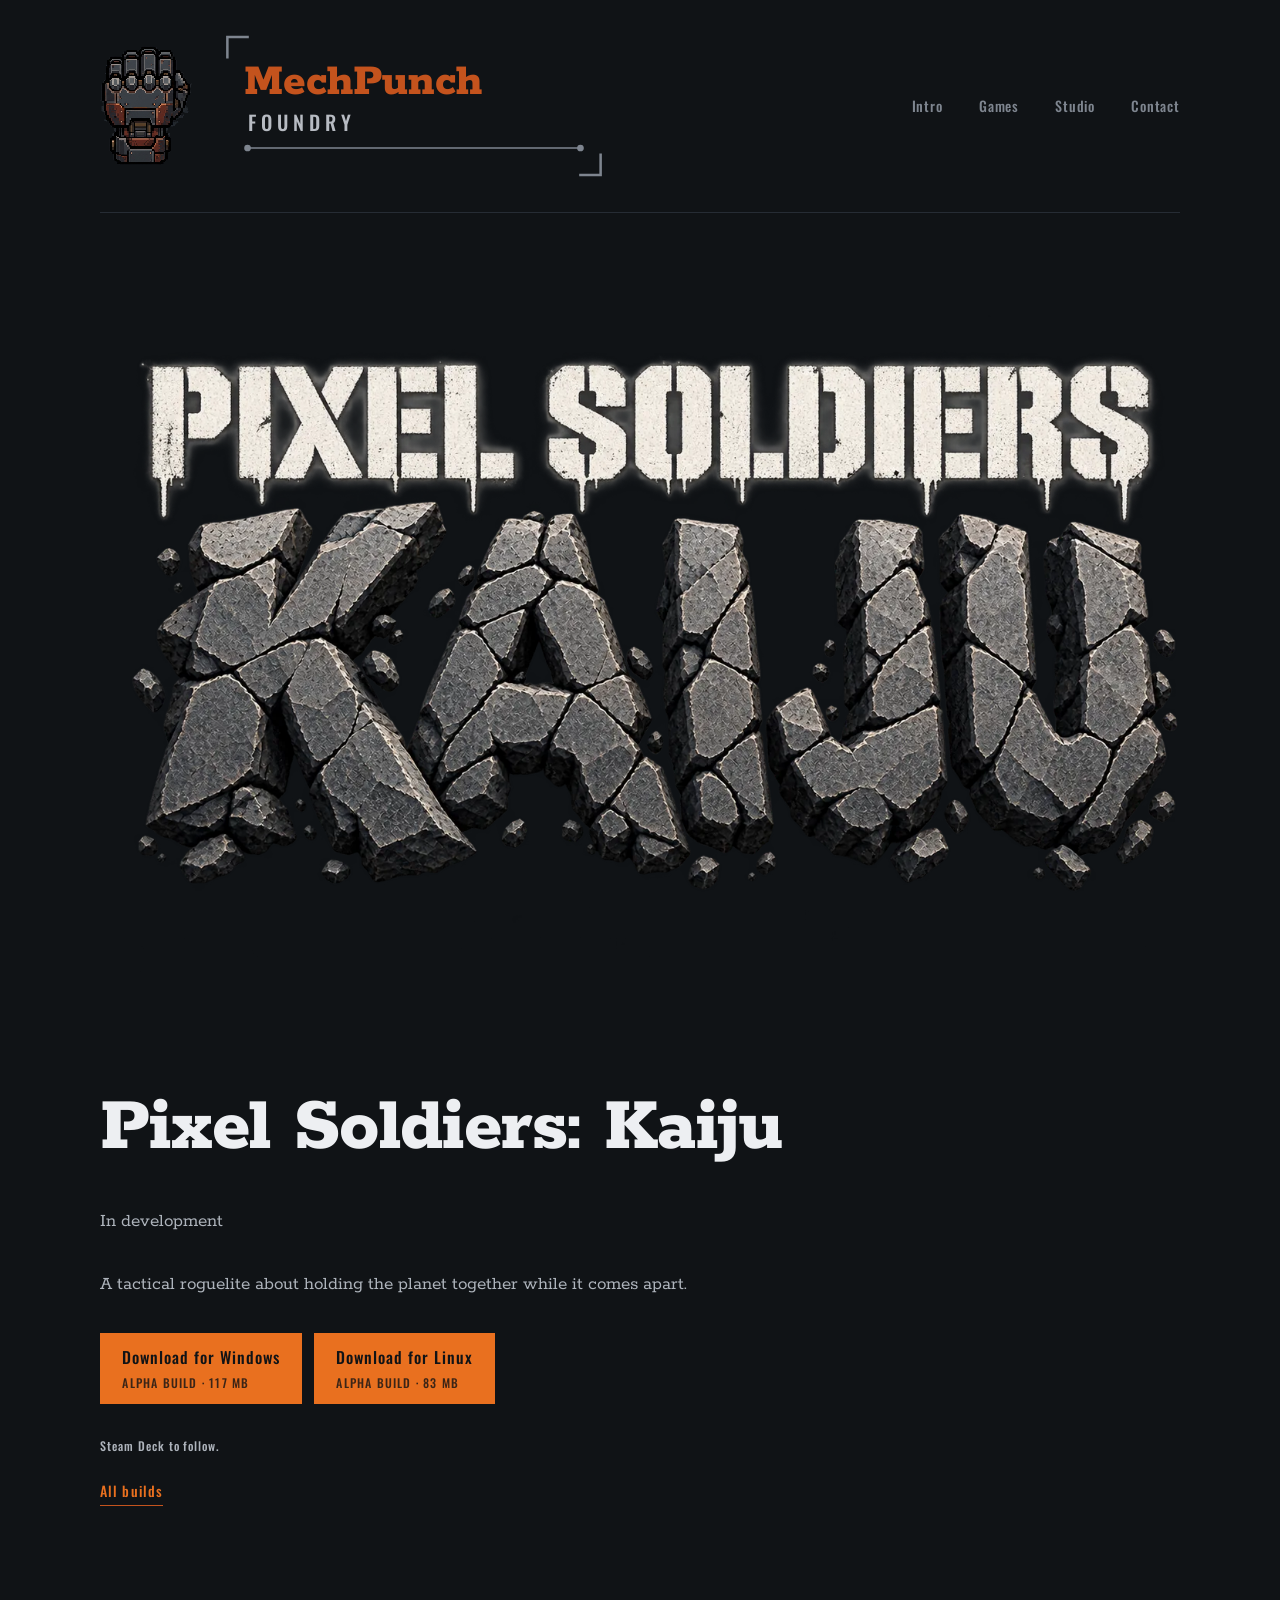
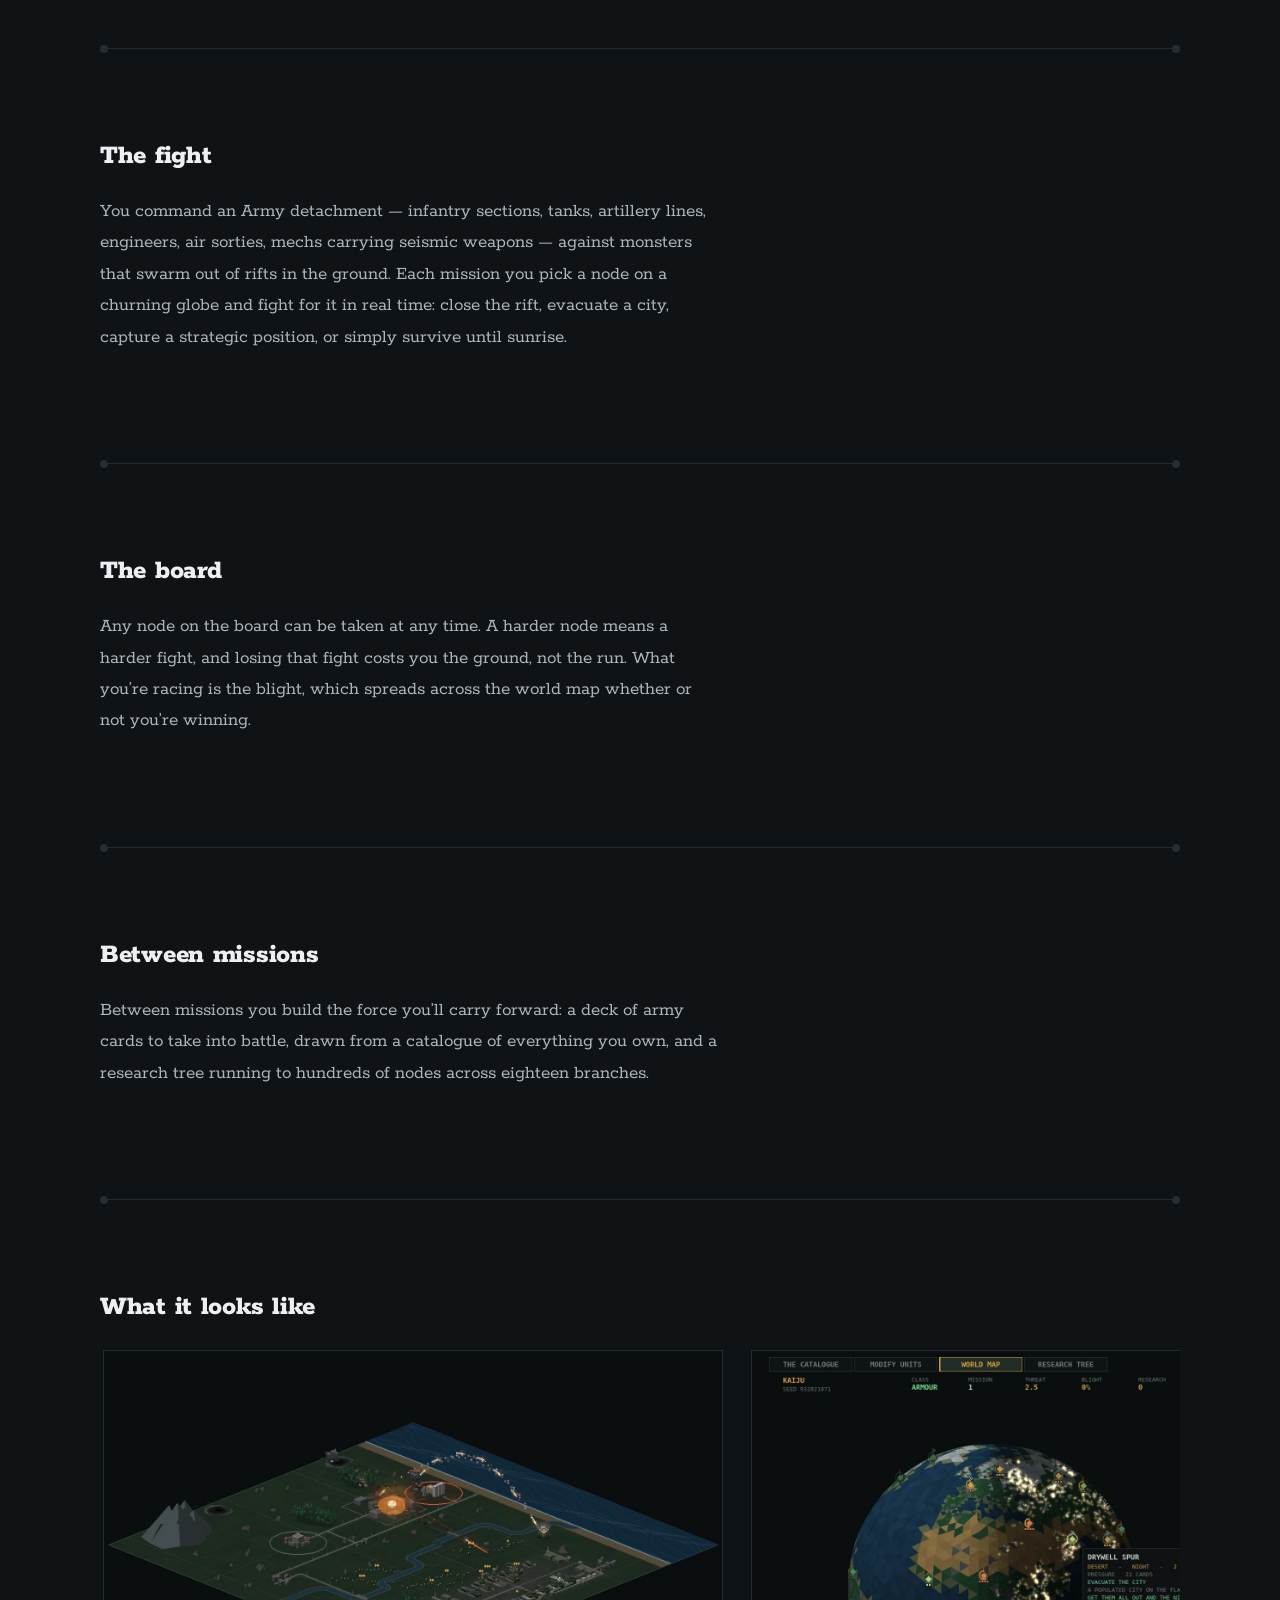
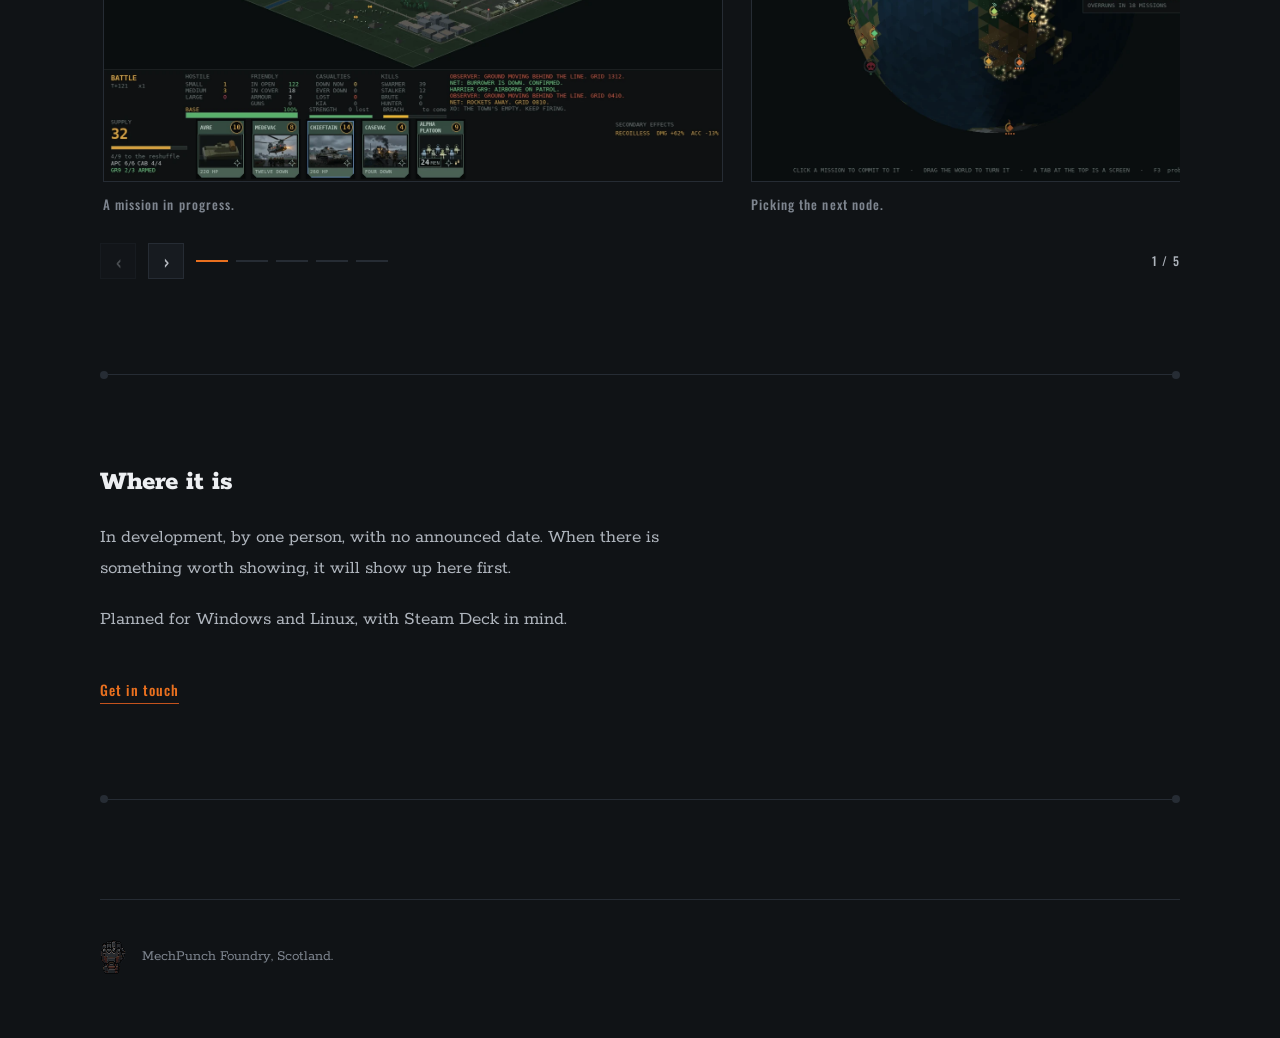
<file: pixelsoldiers/index.html>
<!doctype html>
<html lang="en-GB">
<head>
<meta charset="utf-8">
<meta name="viewport" content="width=device-width, initial-scale=1">
<title>Pixel Soldiers: Kaiju — MechPunch Foundry</title>
<meta name="description" content="A tactical roguelite about holding the planet together while it comes apart. Command an Army detachment against monsters swarming out of rifts in the ground. In development at MechPunch Foundry.">
<meta name="theme-color" content="#101316">

<!-- Deliberately kept out of search results so the homepage stays the way in.
     Crawling is allowed (robots.txt does not block this path) because a
     disallowed page can never be read, and this tag would never be seen. -->
<meta name="robots" content="noindex, follow">

<meta property="og:type" content="website">
<meta property="og:site_name" content="MechPunch Foundry">
<meta property="og:title" content="Pixel Soldiers: Kaiju">
<meta property="og:description" content="A tactical roguelite about holding the planet together while it comes apart.">
<meta property="og:url" content="https://www.mechpunch.com/pixelsoldiers/">
<meta property="og:image" content="https://www.mechpunch.com/assets/og-pixelsoldiers.jpg">
<meta property="og:image:width" content="1200">
<meta property="og:image:height" content="630">
<meta property="og:image:alt" content="A Pixel Soldiers: Kaiju mission in progress: a rift burning in the middle of an isometric map, with units holding the ground around it.">
<meta name="twitter:card" content="summary_large_image">
<link rel="canonical" href="https://www.mechpunch.com/pixelsoldiers/">

<link rel="preload" href="../assets/fonts/rokkitt-var.woff2" as="font" type="font/woff2" crossorigin>
<link rel="preload" href="../assets/fonts/oswald-500.woff2" as="font" type="font/woff2" crossorigin>
<link rel="stylesheet" href="../assets/fonts.css">
<link rel="icon" href="../assets/favicon.ico" sizes="any">
<link rel="icon" href="../assets/fist-128.png" type="image/png">
<link rel="apple-touch-icon" href="../assets/apple-touch-icon.png">
<link rel="stylesheet" href="../assets/site.css">
</head>

<body>

<main id="site" class="on">
  <div class="wrap">

    <header class="masthead">
      <a class="mark" href="/" aria-label="MechPunch Foundry — home"></a>
      <div class="lockup">
        <svg viewBox="36 34 452 176" xmlns="http://www.w3.org/2000/svg" role="img" aria-label="MechPunch Foundry">
          <path d="M40 64 L40 40 L64 40" fill="none" stroke="#7E858F" stroke-width="3" stroke-linecap="square"/>
          <path d="M484 180 L484 204 L460 204" fill="none" stroke="#7E858F" stroke-width="3" stroke-linecap="square"/>
          <text x="60" y="108" font-family="'Rokkitt', serif" font-weight="800" font-size="56" fill="#C4531D">MechPunch</text>
          <text x="64" y="152" font-family="'Oswald', sans-serif" font-weight="500" font-size="24" letter-spacing="6" fill="#B7BBC2">FOUNDRY</text>
          <line x1="64" y1="172" x2="460" y2="172" stroke="#7E858F" stroke-width="2"/>
          <circle cx="64" cy="172" r="4" fill="#7E858F"/>
          <circle cx="460" cy="172" r="4" fill="#7E858F"/>
        </svg>
      </div>
      <nav class="nav" aria-label="Primary">
        <a href="/?intro">Intro</a>
        <a href="/#games">Games</a>
        <a href="/#studio">Studio</a>
        <a href="/#contact">Contact</a>
      </nav>
    </header>

    <figure class="hero">
      <img src="../assets/pixel-soldiers-kaiju.webp"
           srcset="../assets/pixel-soldiers-kaiju-700.webp 700w, ../assets/pixel-soldiers-kaiju.webp 1400w"
           sizes="(max-width: 1080px) 100vw, 1080px"
           width="1400" height="943"
           alt="Pixel Soldiers: Kaiju — the title in stencilled type above letters carved from cracked stone.">
    </figure>

    <section class="lede">
      <h1>Pixel Soldiers: Kaiju</h1>
      <p class="meta">In development</p>
      <p>A tactical roguelite about holding the planet together while it comes apart.</p>

      <div class="dl-block">
        <div class="dl-row">
          <a class="dl" href="https://github.com/mechpunchfoundry/PixelSoldiers-Release/releases/latest/download/PixelSoldiersKaiju.exe">
            <span class="dl-label">Download for Windows</span>
            <span class="dl-meta">ALPHA BUILD &middot; 117&nbsp;MB</span>
          </a>
          <a class="dl" href="https://github.com/mechpunchfoundry/PixelSoldiers-Release/releases/latest/download/PixelSoldiersKaiju.x86_64">
            <span class="dl-label">Download for Linux</span>
            <span class="dl-meta">ALPHA BUILD &middot; 83&nbsp;MB</span>
          </a>
        </div>
        <p class="dl-note">Steam Deck to follow.</p>
        <a class="go" href="/pixelsoldiers/downloads/">All builds</a>
      </div>
    </section>

    <div class="rivet" aria-hidden="true"><span></span></div>

    <section class="section">
      <h2>The fight</h2>
      <p>You command an Army detachment &mdash; infantry sections, tanks, artillery lines, engineers, air sorties, mechs carrying seismic weapons &mdash; against monsters that swarm out of rifts in the ground. Each mission you pick a node on a churning globe and fight for it in real time: close the rift, evacuate a city, capture a strategic position, or simply survive until sunrise.</p>
    </section>

    <div class="rivet" aria-hidden="true"><span></span></div>

    <section class="section">
      <h2>The board</h2>
      <p>Any node on the board can be taken at any time. A harder node means a harder fight, and losing that fight costs you the ground, not the run. What you&rsquo;re racing is the blight, which spreads across the world map whether or not you&rsquo;re winning.</p>
    </section>

    <div class="rivet" aria-hidden="true"><span></span></div>

    <section class="section">
      <h2>Between missions</h2>
      <p>Between missions you build the force you&rsquo;ll carry forward: a deck of army cards to take into battle, drawn from a catalogue of everything you own, and a research tree running to hundreds of nodes across eighteen branches.</p>
    </section>

    <div class="rivet" aria-hidden="true"><span></span></div>

    <section class="section">
      <h2>What it looks like</h2>
      <div class="shots" role="group" aria-roledescription="carousel" aria-label="Screenshots">
        <ul class="shots-track" id="shots-track" tabindex="0" role="list"
            aria-label="Screenshots — scroll sideways">
          <li>
          <figure>
            <img src="../assets/shot-action.webp"
                 srcset="../assets/shot-action-720.webp 720w, ../assets/shot-action.webp 1440w"
                 sizes="(max-width: 1080px) 100vw, 1080px"
                 width="1440" height="1000" loading="lazy" decoding="async"
                 alt="A mission in progress: an isometric map with a rift burning in the centre, units spread across fields and a town, and the battle readout along the bottom.">
            <figcaption>A mission in progress.</figcaption>
          </figure>
          </li>
          <li>
          <figure>
            <img src="../assets/shot-world.webp"
                 srcset="../assets/shot-world-720.webp 720w, ../assets/shot-world.webp 1440w"
                 sizes="(max-width: 1080px) 100vw, 1080px"
                 width="1440" height="1000" loading="lazy" decoding="async"
                 alt="The world map: a globe covered in mission nodes, with one selected showing its terrain, difficulty and objective, and the current deck listed alongside.">
            <figcaption>Picking the next node.</figcaption>
          </figure>
          </li>
          <li>
          <figure>
            <img src="../assets/shot-packopening.webp"
                 srcset="../assets/shot-packopening-720.webp 720w, ../assets/shot-packopening.webp 1440w"
                 sizes="(max-width: 1080px) 100vw, 1080px"
                 width="1440" height="1000" loading="lazy" decoding="async"
                 alt="A pack of army cards opened over the catalogue screen: a platoon, a section, a howitzer and an effect card laid out face up.">
            <figcaption>Opening a pack of army cards.</figcaption>
          </figure>
          </li>
          <li>
          <figure>
            <img src="../assets/shot-techtree.webp"
                 srcset="../assets/shot-techtree-720.webp 720w, ../assets/shot-techtree.webp 1440w"
                 sizes="(max-width: 1080px) 100vw, 1080px"
                 width="1440" height="1000" loading="lazy" decoding="async"
                 alt="The armour branch of the research tree, its ranks connected in columns, with one plate hovered to show what it does.">
            <figcaption>One branch of the research tree.</figcaption>
          </figure>
          </li>
          <li>
          <figure>
            <img src="../assets/shot-splash.webp"
                 srcset="../assets/shot-splash-720.webp 720w, ../assets/shot-splash.webp 1440w"
                 sizes="(max-width: 1080px) 100vw, 1080px"
                 width="1440" height="1000" loading="lazy" decoding="async"
                 alt="The title screen: the Pixel Soldiers: Kaiju logo over a ruined city, above the new game, continue and load options.">
            <figcaption>The title screen.</figcaption>
          </figure>
          </li>
        </ul>

        <!-- Unhidden by the script at the foot of the page. Without it the
             track still scrolls, so there is nothing here to leave broken. -->
        <div class="shots-bar" id="shots-bar" hidden>
          <button type="button" class="shots-nav" data-dir="-1" aria-label="Previous screenshot">&lsaquo;</button>
          <button type="button" class="shots-nav" data-dir="1" aria-label="Next screenshot">&rsaquo;</button>
          <ol class="shots-dots">
            <li><button type="button" data-go="1" aria-label="Screenshot 1: A mission in progress"></button></li>
            <li><button type="button" data-go="2" aria-label="Screenshot 2: Picking the next node"></button></li>
            <li><button type="button" data-go="3" aria-label="Screenshot 3: Opening a pack of army cards"></button></li>
            <li><button type="button" data-go="4" aria-label="Screenshot 4: One branch of the research tree"></button></li>
            <li><button type="button" data-go="5" aria-label="Screenshot 5: The title screen"></button></li>
          </ol>
          <p class="shots-count" aria-hidden="true"><span id="shots-at">1</span> / 5</p>
        </div>
      </div>
    </section>

    <div class="rivet" aria-hidden="true"><span></span></div>

    <section class="section">
      <h2>Where it is</h2>
      <p>In development, by one person, with no announced date. When there is something worth showing, it will show up here first.</p>
      <p class="meta">Planned for Windows and Linux, with Steam Deck in mind.</p>
      <a class="go" href="/#contact">Get in touch</a>
    </section>

    <div class="rivet" aria-hidden="true"><span></span></div>

    <footer class="foot">
      <div class="mark" role="img" aria-label=""></div>
      <div>MechPunch Foundry, Scotland.</div>
    </footer>

  </div>
</main>

<!-- Filmstrip controls. A classic script, not a module, and inline: an
     external module gets an opaque origin over file:// and is blocked, the
     same trap the homepage sting avoids. Everything here is an enhancement
     over a track that already scrolls on its own. -->
<script>
(function () {
  var track = document.getElementById('shots-track');
  var bar   = document.getElementById('shots-bar');
  if (!track || !bar) return;

  var slides = Array.prototype.slice.call(track.children);
  var dots   = Array.prototype.slice.call(bar.querySelectorAll('[data-go]'));
  var navs   = Array.prototype.slice.call(bar.querySelectorAll('[data-dir]'));
  var at     = document.getElementById('shots-at');
  var i      = 0;

  bar.hidden = false;

  function show(n) {
    i = n;
    dots.forEach(function (d, k) { d.setAttribute('aria-current', k === n ? 'true' : 'false'); });
    if (at) at.textContent = n + 1;
    navs[0].disabled = n === 0;
    navs[1].disabled = n === slides.length - 1;
  }

  function go(n) {
    n = Math.max(0, Math.min(slides.length - 1, n));
    // scrollIntoView would drag the page vertically too; this only moves
    // the track, and inherits its smooth scroll-behavior.
    track.scrollTo({ left: slides[n].offsetLeft - slides[0].offsetLeft });
    show(n);
  }

  navs.forEach(function (b) {
    b.addEventListener('click', function () { go(i + Number(b.dataset.dir)); });
  });
  dots.forEach(function (b) {
    b.addEventListener('click', function () { go(Number(b.dataset.go) - 1); });
  });

  // Follow the track when it is scrolled by hand, rather than assuming the
  // buttons are the only thing that moves it. Nearest-left-edge rather than
  // an IntersectionObserver: with a slide this narrow the next one is always
  // most of the way into view, so "is it visible" picks the wrong slide.
  var tick = 0;
  track.addEventListener('scroll', function () {
    if (tick) return;
    tick = requestAnimationFrame(function () {
      tick = 0;
      var x = track.scrollLeft + slides[0].offsetLeft, best = 0, d = Infinity;
      slides.forEach(function (s, k) {
        var gap = Math.abs(s.offsetLeft - x);
        if (gap < d) { d = gap; best = k; }
      });
      show(best);
    });
  }, { passive: true });

  track.addEventListener('keydown', function (e) {
    if (e.key === 'ArrowRight') { e.preventDefault(); go(i + 1); }
    if (e.key === 'ArrowLeft')  { e.preventDefault(); go(i - 1); }
  });

  show(0);
}());
</script>

</body>
</html>
</file>
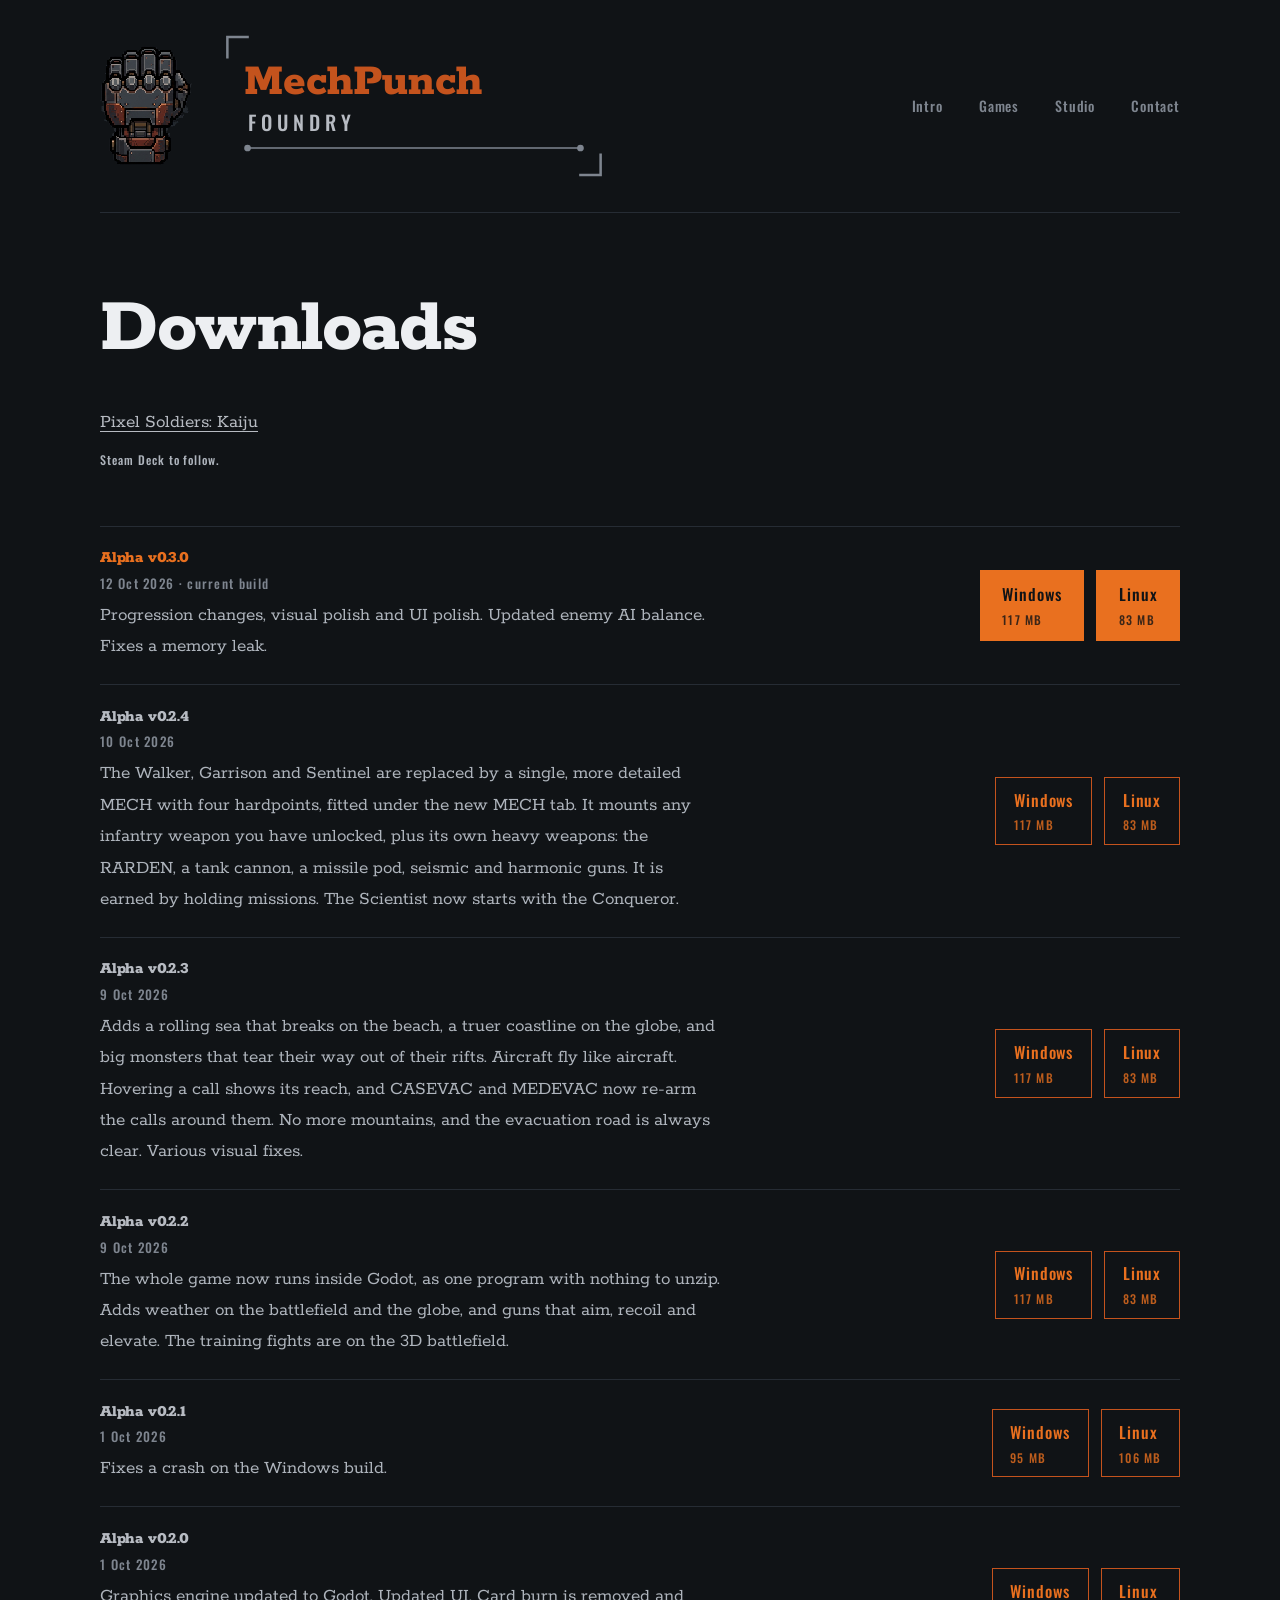
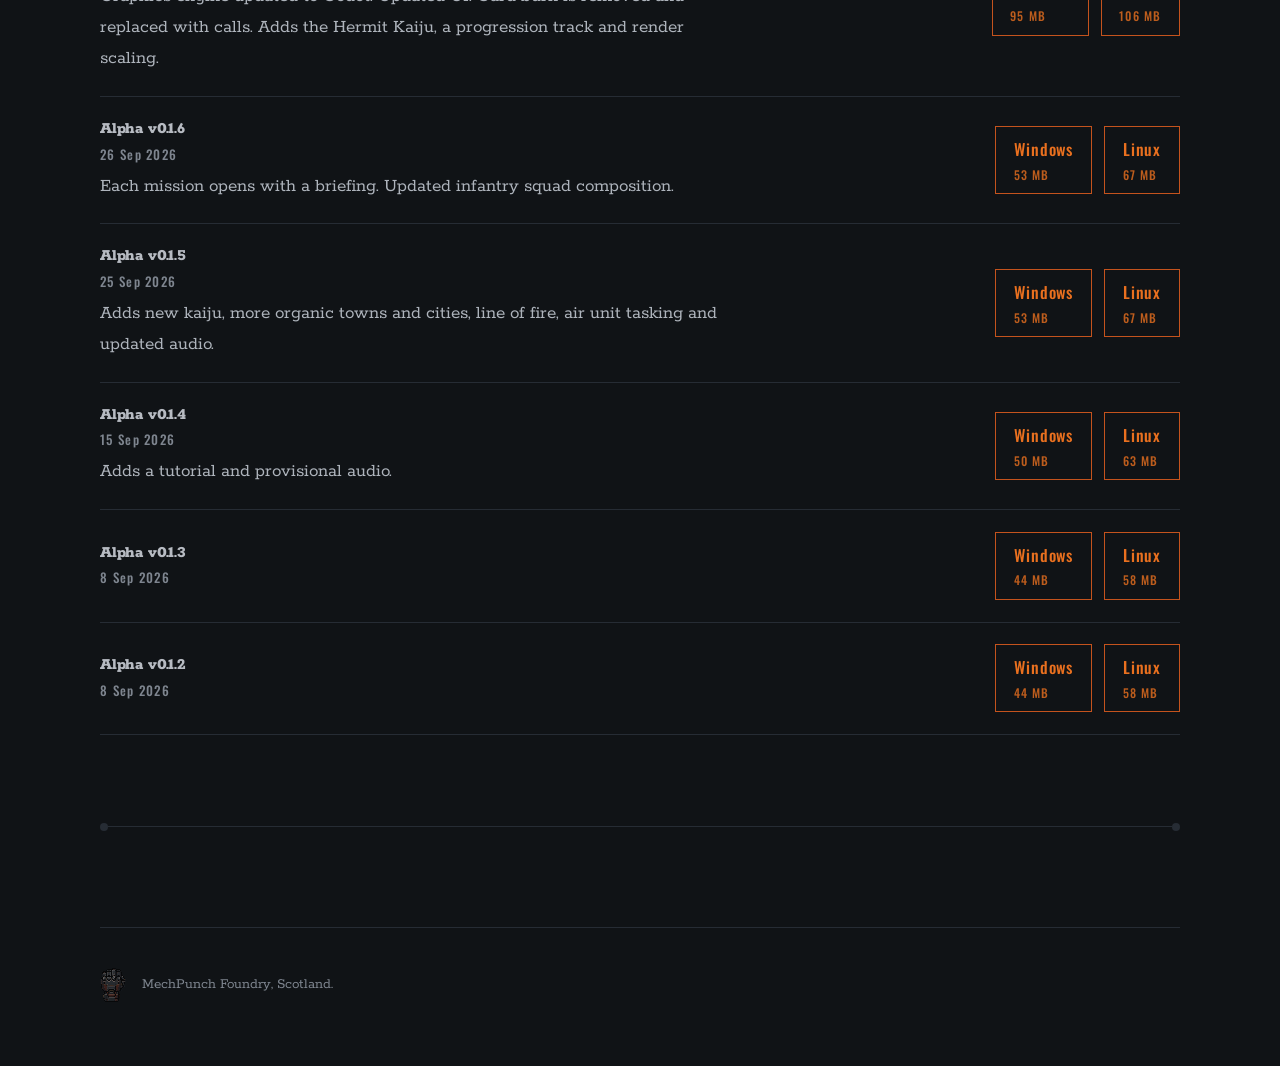
<file: pixelsoldiers/downloads/index.html>
<!doctype html>
<html lang="en-GB">
<head>
<meta charset="utf-8">
<meta name="viewport" content="width=device-width, initial-scale=1">
<title>Downloads — Pixel Soldiers: Kaiju — MechPunch Foundry</title>
<meta name="description" content="Every build of Pixel Soldiers: Kaiju, newest first, with what changed in each.">
<meta name="theme-color" content="#101316">

<!-- noindex for the same reason as the game page: the homepage stays the way
     in. Not listed in sitemap.xml, and not blocked in robots.txt, so the tag
     can actually be read. -->
<meta name="robots" content="noindex, follow">

<meta property="og:type" content="website">
<meta property="og:site_name" content="MechPunch Foundry">
<meta property="og:title" content="Pixel Soldiers: Kaiju — Downloads">
<meta property="og:description" content="Every build of Pixel Soldiers: Kaiju, newest first.">
<meta property="og:url" content="https://www.mechpunch.com/pixelsoldiers/downloads/">
<meta property="og:image" content="https://www.mechpunch.com/assets/og-pixelsoldiers.jpg">
<meta property="og:image:width" content="1200">
<meta property="og:image:height" content="630">
<meta property="og:image:alt" content="A Pixel Soldiers: Kaiju mission in progress: a rift burning in the middle of an isometric map, with units holding the ground around it.">
<meta name="twitter:card" content="summary_large_image">
<link rel="canonical" href="https://www.mechpunch.com/pixelsoldiers/downloads/">

<link rel="preload" href="../../assets/fonts/rokkitt-var.woff2" as="font" type="font/woff2" crossorigin>
<link rel="preload" href="../../assets/fonts/oswald-500.woff2" as="font" type="font/woff2" crossorigin>
<link rel="stylesheet" href="../../assets/fonts.css">
<link rel="icon" href="../../assets/favicon.ico" sizes="any">
<link rel="icon" href="../../assets/fist-128.png" type="image/png">
<link rel="apple-touch-icon" href="../../assets/apple-touch-icon.png">
<link rel="stylesheet" href="../../assets/site.css">
</head>

<body>

<main id="site" class="on">
  <div class="wrap">

    <header class="masthead">
      <a class="mark" href="/" aria-label="MechPunch Foundry — home"></a>
      <div class="lockup">
        <svg viewBox="36 34 452 176" xmlns="http://www.w3.org/2000/svg" role="img" aria-label="MechPunch Foundry">
          <path d="M40 64 L40 40 L64 40" fill="none" stroke="#7E858F" stroke-width="3" stroke-linecap="square"/>
          <path d="M484 180 L484 204 L460 204" fill="none" stroke="#7E858F" stroke-width="3" stroke-linecap="square"/>
          <text x="60" y="108" font-family="'Rokkitt', serif" font-weight="800" font-size="56" fill="#C4531D">MechPunch</text>
          <text x="64" y="152" font-family="'Oswald', sans-serif" font-weight="500" font-size="24" letter-spacing="6" fill="#B7BBC2">FOUNDRY</text>
          <line x1="64" y1="172" x2="460" y2="172" stroke="#7E858F" stroke-width="2"/>
          <circle cx="64" cy="172" r="4" fill="#7E858F"/>
          <circle cx="460" cy="172" r="4" fill="#7E858F"/>
        </svg>
      </div>
      <nav class="nav" aria-label="Primary">
        <a href="/?intro">Intro</a>
        <a href="/#games">Games</a>
        <a href="/#studio">Studio</a>
        <a href="/#contact">Contact</a>
      </nav>
    </header>

    <section class="lede lede-short">
      <h1>Downloads</h1>
      <p class="meta"><a href="/pixelsoldiers/">Pixel Soldiers: Kaiju</a></p>
      <p class="dl-note">Steam Deck to follow.</p>
    </section>

    <section class="section" id="builds">
      <ul class="builds">
        <!-- Newest first. To add a build: drop .build-now from the top row,
             repoint BOTH its hrefs from /latest/ at its own tag, e.g.
             .../releases/download/v0.3.0/PixelSoldiersKaiju.exe
             .../releases/download/v0.3.0/PixelSoldiersKaiju.x86_64
             (or every row serves the same files), then add the new row above
             it with .build-now and the /latest/ hrefs. The .build-notes line
             is optional. -->
        <li class="build build-now">
          <div class="build-id">
            <h2>Alpha v0.3.0</h2>
            <p class="meta">12 Oct 2026 &middot; current build</p>
            <p class="build-notes">Progression changes, visual polish and UI polish. Updated enemy AI balance. Fixes a memory leak.</p>
          </div>
          <div class="dl-row">
            <a class="dl" href="https://github.com/mechpunchfoundry/PixelSoldiers-Release/releases/latest/download/PixelSoldiersKaiju.exe">
              <span class="dl-label">Windows</span>
              <span class="dl-meta">117&nbsp;MB</span>
            </a>
            <a class="dl" href="https://github.com/mechpunchfoundry/PixelSoldiers-Release/releases/latest/download/PixelSoldiersKaiju.x86_64">
              <span class="dl-label">Linux</span>
              <span class="dl-meta">83&nbsp;MB</span>
            </a>
          </div>
        </li>
        <li class="build">
          <div class="build-id">
            <h2>Alpha v0.2.4</h2>
            <p class="meta">10 Oct 2026</p>
            <p class="build-notes">The Walker, Garrison and Sentinel are replaced by a single, more detailed MECH with four hardpoints, fitted under the new MECH tab. It mounts any infantry weapon you have unlocked, plus its own heavy weapons: the RARDEN, a tank cannon, a missile pod, seismic and harmonic guns. It is earned by holding missions. The Scientist now starts with the Conqueror.</p>
          </div>
          <div class="dl-row">
            <a class="dl" href="https://github.com/mechpunchfoundry/PixelSoldiers-Release/releases/download/v0.2.4/PixelSoldiersKaiju.exe">
              <span class="dl-label">Windows</span>
              <span class="dl-meta">117&nbsp;MB</span>
            </a>
            <a class="dl" href="https://github.com/mechpunchfoundry/PixelSoldiers-Release/releases/download/v0.2.4/PixelSoldiersKaiju.x86_64">
              <span class="dl-label">Linux</span>
              <span class="dl-meta">83&nbsp;MB</span>
            </a>
          </div>
        </li>
        <li class="build">
          <div class="build-id">
            <h2>Alpha v0.2.3</h2>
            <p class="meta">9 Oct 2026</p>
            <p class="build-notes">Adds a rolling sea that breaks on the beach, a truer coastline on the globe, and big monsters that tear their way out of their rifts. Aircraft fly like aircraft. Hovering a call shows its reach, and CASEVAC and MEDEVAC now re-arm the calls around them. No more mountains, and the evacuation road is always clear. Various visual fixes.</p>
          </div>
          <div class="dl-row">
            <a class="dl" href="https://github.com/mechpunchfoundry/PixelSoldiers-Release/releases/download/v0.2.3/PixelSoldiersKaiju.exe">
              <span class="dl-label">Windows</span>
              <span class="dl-meta">117&nbsp;MB</span>
            </a>
            <a class="dl" href="https://github.com/mechpunchfoundry/PixelSoldiers-Release/releases/download/v0.2.3/PixelSoldiersKaiju.x86_64">
              <span class="dl-label">Linux</span>
              <span class="dl-meta">83&nbsp;MB</span>
            </a>
          </div>
        </li>
        <li class="build">
          <div class="build-id">
            <h2>Alpha v0.2.2</h2>
            <p class="meta">9 Oct 2026</p>
            <p class="build-notes">The whole game now runs inside Godot, as one program with nothing to unzip. Adds weather on the battlefield and the globe, and guns that aim, recoil and elevate. The training fights are on the 3D battlefield.</p>
          </div>
          <div class="dl-row">
            <a class="dl" href="https://github.com/mechpunchfoundry/PixelSoldiers-Release/releases/download/v0.2.2/PixelSoldiersKaiju.exe">
              <span class="dl-label">Windows</span>
              <span class="dl-meta">117&nbsp;MB</span>
            </a>
            <a class="dl" href="https://github.com/mechpunchfoundry/PixelSoldiers-Release/releases/download/v0.2.2/PixelSoldiersKaiju.x86_64">
              <span class="dl-label">Linux</span>
              <span class="dl-meta">83&nbsp;MB</span>
            </a>
          </div>
        </li>
        <li class="build">
          <div class="build-id">
            <h2>Alpha v0.2.1</h2>
            <p class="meta">1 Oct 2026</p>
            <p class="build-notes">Fixes a crash on the Windows build.</p>
          </div>
          <div class="dl-row">
            <a class="dl" href="https://github.com/mechpunchfoundry/PixelSoldiers-Release/releases/download/v0.2.1/PixelSoldiersKaiju-windows.zip">
              <span class="dl-label">Windows</span>
              <span class="dl-meta">95&nbsp;MB</span>
            </a>
            <a class="dl" href="https://github.com/mechpunchfoundry/PixelSoldiers-Release/releases/download/v0.2.1/PixelSoldiersKaiju-linux.zip">
              <span class="dl-label">Linux</span>
              <span class="dl-meta">106&nbsp;MB</span>
            </a>
          </div>
        </li>
        <li class="build">
          <div class="build-id">
            <h2>Alpha v0.2.0</h2>
            <p class="meta">1 Oct 2026</p>
            <p class="build-notes">Graphics engine updated to Godot. Updated UI. Card burn is removed and replaced with calls. Adds the Hermit Kaiju, a progression track and render scaling.</p>
          </div>
          <div class="dl-row">
            <a class="dl" href="https://github.com/mechpunchfoundry/PixelSoldiers-Release/releases/download/v0.2.0/PixelSoldiersKaiju-windows.zip">
              <span class="dl-label">Windows</span>
              <span class="dl-meta">95&nbsp;MB</span>
            </a>
            <a class="dl" href="https://github.com/mechpunchfoundry/PixelSoldiers-Release/releases/download/v0.2.0/PixelSoldiersKaiju-linux.zip">
              <span class="dl-label">Linux</span>
              <span class="dl-meta">106&nbsp;MB</span>
            </a>
          </div>
        </li>
        <li class="build">
          <div class="build-id">
            <h2>Alpha v0.1.6</h2>
            <p class="meta">26 Sep 2026</p>
            <p class="build-notes">Each mission opens with a briefing. Updated infantry squad composition.</p>
          </div>
          <div class="dl-row">
            <a class="dl" href="https://github.com/mechpunchfoundry/PixelSoldiers-Release/releases/download/v0.1.6/PixelSoldiersKaiju.exe">
              <span class="dl-label">Windows</span>
              <span class="dl-meta">53&nbsp;MB</span>
            </a>
            <a class="dl" href="https://github.com/mechpunchfoundry/PixelSoldiers-Release/releases/download/v0.1.6/PixelSoldiersKaiju">
              <span class="dl-label">Linux</span>
              <span class="dl-meta">67&nbsp;MB</span>
            </a>
          </div>
        </li>
        <li class="build">
          <div class="build-id">
            <h2>Alpha v0.1.5</h2>
            <p class="meta">25 Sep 2026</p>
            <p class="build-notes">Adds new kaiju, more organic towns and cities, line of fire, air unit tasking and updated audio.</p>
          </div>
          <div class="dl-row">
            <a class="dl" href="https://github.com/mechpunchfoundry/PixelSoldiers-Release/releases/download/v0.1.5/PixelSoldiersKaiju.exe">
              <span class="dl-label">Windows</span>
              <span class="dl-meta">53&nbsp;MB</span>
            </a>
            <a class="dl" href="https://github.com/mechpunchfoundry/PixelSoldiers-Release/releases/download/v0.1.5/PixelSoldiersKaiju">
              <span class="dl-label">Linux</span>
              <span class="dl-meta">67&nbsp;MB</span>
            </a>
          </div>
        </li>
        <li class="build">
          <div class="build-id">
            <h2>Alpha v0.1.4</h2>
            <p class="meta">15 Sep 2026</p>
            <p class="build-notes">Adds a tutorial and provisional audio.</p>
          </div>
          <div class="dl-row">
            <a class="dl" href="https://github.com/mechpunchfoundry/PixelSoldiers-Release/releases/download/v0.1.4/PixelSoldiersKaiju.exe">
              <span class="dl-label">Windows</span>
              <span class="dl-meta">50&nbsp;MB</span>
            </a>
            <a class="dl" href="https://github.com/mechpunchfoundry/PixelSoldiers-Release/releases/download/v0.1.4/PixelSoldiersKaiju">
              <span class="dl-label">Linux</span>
              <span class="dl-meta">63&nbsp;MB</span>
            </a>
          </div>
        </li>
        <li class="build">
          <div class="build-id">
            <h2>Alpha v0.1.3</h2>
            <p class="meta">8 Sep 2026</p>
          </div>
          <div class="dl-row">
            <a class="dl" href="https://github.com/mechpunchfoundry/PixelSoldiers-Release/releases/download/v0.1.3/PixelSoldiersKaiju.exe">
              <span class="dl-label">Windows</span>
              <span class="dl-meta">44&nbsp;MB</span>
            </a>
            <a class="dl" href="https://github.com/mechpunchfoundry/PixelSoldiers-Release/releases/download/v0.1.3/PixelSoldiersKaiju">
              <span class="dl-label">Linux</span>
              <span class="dl-meta">58&nbsp;MB</span>
            </a>
          </div>
        </li>
        <li class="build">
          <div class="build-id">
            <h2>Alpha v0.1.2</h2>
            <p class="meta">8 Sep 2026</p>
          </div>
          <div class="dl-row">
            <a class="dl" href="https://github.com/mechpunchfoundry/PixelSoldiers-Release/releases/download/v0.1.2/PixelSoldiersKaiju.exe">
              <span class="dl-label">Windows</span>
              <span class="dl-meta">44&nbsp;MB</span>
            </a>
            <a class="dl" href="https://github.com/mechpunchfoundry/PixelSoldiers-Release/releases/download/v0.1.2/PixelSoldiersKaiju">
              <span class="dl-label">Linux</span>
              <span class="dl-meta">58&nbsp;MB</span>
            </a>
          </div>
        </li>
      </ul>
    </section>

    <div class="rivet" aria-hidden="true"><span></span></div>

    <footer class="foot">
      <div class="mark" role="img" aria-label=""></div>
      <div>MechPunch Foundry, Scotland.</div>
    </footer>

  </div>
</main>

</body>
</html>
</file>
<file: assets/fonts.css>
/* ============================================================
   Self-hosted webfonts. Latin subset only — the site is English,
   and the cyrillic/vietnamese/latin-ext cuts Google serves are
   dead weight here.

   Rokkitt is a variable font: Google returns one identical file
   for every weight we ask for, so it ships once and covers the
   400/500/700/800 the stylesheet uses.

   Rokkitt and Oswald are both SIL Open Font License 1.1.
   ============================================================ */

@font-face{
  font-family:'Rokkitt';
  font-style:normal;
  font-weight:100 900;
  font-display:swap;
  src:url(fonts/rokkitt-var.woff2) format('woff2');
  unicode-range:U+0000-00FF, U+0131, U+0152-0153, U+02BB-02BC, U+02C6, U+02DA, U+02DC, U+0304, U+0308, U+0329, U+2000-206F, U+20AC, U+2122, U+2191, U+2193, U+2212, U+2215, U+FEFF, U+FFFD;
}

@font-face{
  font-family:'Oswald';
  font-style:normal;
  font-weight:500;
  font-display:swap;
  src:url(fonts/oswald-500.woff2) format('woff2');
  unicode-range:U+0000-00FF, U+0131, U+0152-0153, U+02BB-02BC, U+02C6, U+02DA, U+02DC, U+0304, U+0308, U+0329, U+2000-206F, U+20AC, U+2122, U+2191, U+2193, U+2212, U+2215, U+FEFF, U+FFFD;
}
</file>
<file: assets/site.css>
/* ============================================================
   TOKENS
   Palette is brand-derived: rust and gunmetal are locked from the
   wordmark; the darks are cool graphite rather than a tinted black,
   so the ground reads as unlit metal rather than as "dark mode".
   ============================================================ */
:root{
  --rust:        #C4531D;
  --rust-lit:    #E9701F;
  --forge:       #FFB25C;
  --hot:         #FFF3E2;
  --gunmetal:    #B7BBC2;
  --gunmetal-dim:#7E858F;
  --graphite:    #101316;
  --iron:        #171B20;
  --edge:        #262C34;

  --measure: 62ch;
  --gutter: clamp(1.25rem, 4vw, 3rem);
  --rule: 1px solid var(--edge);
}

*,*::before,*::after{ box-sizing:border-box; }

html{ -webkit-text-size-adjust:100%; }

body{
  margin:0;
  background:var(--graphite);
  color:#D7DBE0;
  font-family:'Rokkitt', Georgia, serif;
  font-weight:400;
  font-size:clamp(1.0625rem, 0.98rem + 0.4vw, 1.1875rem);
  line-height:1.65;
  -webkit-font-smoothing:antialiased;
}

a{ color:var(--gunmetal); text-underline-offset:0.22em; text-decoration-thickness:1px; }
a:hover{ color:var(--rust-lit); }
a:focus-visible, button:focus-visible{
  outline:2px solid var(--rust-lit);
  outline-offset:3px;
}

h1,h2,h3{ font-weight:800; line-height:1.12; letter-spacing:-0.01em; margin:0; color:#EDEFF2; }

/* ============================================================
   STING LAYER
   ============================================================ */
#sting{
  position:fixed; inset:0; z-index:100;
  background:
    radial-gradient(120% 90% at 50% 78%, #1a1f25 0%, #0d1013 58%, #08090b 100%);
  display:block;
}
#sting[hidden]{ display:none; }

#forge{
  position:absolute; inset:0;
  width:100%; height:100%;
  display:block;
  will-change:transform, filter;
}

#flash{
  position:absolute; inset:0;
  background:#fff;
  opacity:0;
  pointer-events:none;
  mix-blend-mode:screen;
}

#wordmark-layer{
  position:absolute;
  left:50%; top:50%;
  transform:translate(-50%, -50%) translateY(calc(-1 * clamp(150px, 27vh, 250px)));
  width:min(460px, 58vw);
  opacity:0;
  pointer-events:none;
}
#wordmark-layer svg{ display:block; width:100%; height:auto; }

#prompt{
  position:absolute;
  left:50%; bottom:clamp(48px, 11vh, 108px);
  transform:translateX(-50%);
  opacity:0;
  border:0; background:none; padding:0.6em 1.2em;
  color:var(--gunmetal);
  font-family:'Oswald', system-ui, sans-serif;
  font-weight:500;
  font-size:0.8125rem;
  letter-spacing:0.22em;
  cursor:pointer;
}

/* ============================================================
   SITE
   ============================================================ */
#site{
  opacity:0;
  transition:opacity .8s ease;
}
#site.on{ opacity:1; }

.wrap{
  width:min(1080px, 100% - (var(--gutter) * 2));
  margin-inline:auto;
}

/* --- masthead --- */
.masthead{
  display:flex; align-items:center; gap:clamp(1rem,3vw,2rem);
  padding-block:clamp(1.25rem, 3vw, 2rem);
  border-bottom:var(--rule);
}
.mark{
  width:clamp(64px, 8vw, 92px); aspect-ratio:431/560; height:auto;
  background:url('fist-128.png') center/contain no-repeat;
  flex:none;
  image-rendering:pixelated;
}
.masthead .lockup{ width:min(380px, 44vw); }
.masthead .lockup svg{ display:block; width:100%; height:auto; }

.nav{
  margin-left:auto;
  display:flex; gap:clamp(1rem, 3vw, 2.25rem);
  font-family:'Oswald', system-ui, sans-serif;
  font-size:0.875rem;
  letter-spacing:0.06em;
}
.nav a{ text-decoration:none; color:var(--gunmetal-dim); }
.nav a:hover{ color:var(--rust-lit); }

/* --- lede --- */
.lede{
  padding-block:clamp(3.5rem, 11vw, 7rem) clamp(2.5rem, 8vw, 5rem);
}
.lede h1{
  font-size:clamp(2.6rem, 1.5rem + 5.5vw, 5rem);
  text-wrap:balance;
  max-width:18ch;
}
.lede p{
  max-width:var(--measure);
  margin:clamp(1.25rem, 3vw, 2rem) 0 0;
  color:#AEB4BC;
}
/* A listing page, not a pitch: the full lede padding pushes the list off
   the first screen. */
.lede-short{ padding-block:clamp(2.5rem, 7vw, 4.5rem) clamp(1rem, 3vw, 1.5rem); }
.lede-short .dl-note{ margin-top:0.75rem; }

/* --- rivet rule: the wordmark's own device, reused as a section boundary --- */
.rivet{
  display:flex; align-items:center; gap:0;
  margin-block:clamp(2rem, 6vw, 3.5rem);
}
.rivet::before, .rivet::after{
  content:''; width:8px; height:8px; border-radius:50%;
  background:var(--edge); flex:none;
}
.rivet span{ flex:1; height:1px; background:var(--edge); }

/* --- sections --- */
.section{ padding-block:clamp(1rem, 3vw, 2rem); }
.section h2{
  font-size:clamp(1.35rem, 1.1rem + 0.9vw, 1.75rem);
  margin-bottom:clamp(1rem, 2.5vw, 1.5rem);
}
.section p{ max-width:var(--measure); color:#AEB4BC; }
.section p + p{ margin-top:1em; }

/* --- game plate: corner brackets, lifted from the wordmark --- */
.plate{
  position:relative;
  padding:clamp(1.5rem, 4vw, 2.5rem);
  background:var(--iron);
  max-width:44rem;
}
.plate::before, .plate::after{
  content:''; position:absolute;
  width:22px; height:22px;
  border:2px solid var(--gunmetal-dim);
}
.plate::before{ left:10px; top:10px; border-right:0; border-bottom:0; }
.plate::after{ right:10px; bottom:10px; border-left:0; border-top:0; }

.plate h3{
  font-size:clamp(1.25rem, 1.05rem + 0.7vw, 1.5rem);
  color:var(--rust-lit);
}
.plate .meta{
  font-family:'Oswald', system-ui, sans-serif;
  font-size:0.8125rem;
  letter-spacing:0.1em;
  color:var(--gunmetal-dim);
  margin:0.5rem 0 1rem;
}
.plate p{ margin:0; }

/* The games plate carries a screenshot alongside the copy on anything wide
   enough for two columns. Padding is floored at 2rem so the corner bracket,
   which sits 10-32px in, never lands on the image when the two stack. */
.plate-game{
  max-width:60rem;
  padding:clamp(2rem, 4vw, 2.5rem);
  display:grid;
  gap:clamp(1.5rem, 3vw, 2rem);
  align-items:center;
}
.plate-body p{ max-width:var(--measure); }
.plate-shot{ display:block; line-height:0; }
.plate-shot img{
  display:block; width:100%; height:auto;
  border:var(--rule);
  background:var(--graphite);
  transition:border-color .2s ease;
}
.plate-shot:hover img{ border-color:var(--gunmetal-dim); }

@media (min-width: 46rem){
  .plate-game{ grid-template-columns:minmax(0, 1fr) minmax(0, 22rem); }
}
.go{
  display:inline-block;
  margin-top:1.5rem;
  font-family:'Oswald', system-ui, sans-serif;
  font-size:0.875rem;
  letter-spacing:0.08em;
  color:var(--rust-lit);
  text-decoration:none;
  border-bottom:1px solid var(--rust);
  padding-bottom:2px;
}
.go:hover{ color:var(--forge); border-color:var(--forge); }

/* --- download button --------------------------------------------------
   Solid --rust-lit with --graphite type. The obvious choice, --hot on
   --rust, measures 4.17:1 and misses the 4.5:1 AA floor for text this
   size; this pairing is 6.04:1, and 10.45:1 on the --forge hover.
   ------------------------------------------------------------------- */
.dl{
  display:inline-flex;
  flex-direction:column;
  gap:0.15rem;
  padding:0.7rem 1.4rem;
  background:var(--rust-lit);
  color:var(--graphite);
  text-decoration:none;
  font-family:'Oswald', system-ui, sans-serif;
  transition:background .15s ease, transform .15s ease;
}
.dl:hover{ background:var(--forge); color:var(--graphite); }
.dl:active{ transform:translateY(1px); }
.dl .dl-label{
  font-size:1rem;
  letter-spacing:0.06em;
}
.dl .dl-meta{
  font-size:0.75rem;
  letter-spacing:0.1em;
  /* Same ink, stepped back: a lighter tone here would drop under AA. */
  opacity:0.8;
}

/* Sits under the lede on the game page and inside the plate on the
   homepage, so it carries its own top margin rather than relying on
   whatever it happens to follow. */
.dl-block{ margin-top:clamp(1.5rem, 3vw, 2rem); }
/* One button per platform, side by side; they stack when there isn't room. */
.dl-row{ display:flex; flex-wrap:wrap; gap:0.75rem; }
.dl-note{
  font-family:'Oswald', system-ui, sans-serif;
  font-size:0.75rem;
  letter-spacing:0.08em;
  color:var(--gunmetal-dim);
  margin:0.75rem 0 0;
}

/* --- builds list ------------------------------------------------------
   One row per build. Older and prototype builds get appended here as
   further <li class="build">; the markup is the same minus .build-now.
   ------------------------------------------------------------------- */
.builds{ list-style:none; margin:0; padding:0; }
.build{
  display:flex; flex-wrap:wrap; align-items:center;
  gap:1rem 1.5rem;
  padding:clamp(1rem, 2.5vw, 1.35rem) 0;
  border-top:var(--rule);
}
.build:last-child{ border-bottom:var(--rule); }
.build-id{ flex:1 1 16rem; }
.build-id h2, .build-id h3{
  font-size:1.0625rem;
  margin:0;
  color:var(--gunmetal);
}
.build-now .build-id h2, .build-now .build-id h3{ color:var(--rust-lit); }
.build-id .meta{
  font-family:'Oswald', system-ui, sans-serif;
  font-size:0.8125rem;
  letter-spacing:0.1em;
  color:var(--gunmetal-dim);
  margin:0.35rem 0 0;
}
/* What changed in the build: one plain line under the meta. Optional. */
.build-id .build-notes{
  color:#AEB4BC;
  margin:0.35rem 0 0;
}
.build .dl-row{ margin-left:auto; }
/* Superseded builds are still downloadable, just not the shout. */
.build:not(.build-now) .dl{
  background:transparent;
  color:var(--rust-lit);
  border:1px solid var(--rust);
  padding:0.55rem 1.1rem;
}
.build:not(.build-now) .dl:hover{
  background:transparent;
  color:var(--forge);
  border-color:var(--forge);
}

/* --- contact --- */
.contact ul{ list-style:none; margin:0; padding:0; }
.contact li{ margin-bottom:0.5rem; }
.contact .label{
  font-family:'Oswald', system-ui, sans-serif;
  font-size:0.8125rem;
  letter-spacing:0.1em;
  color:var(--gunmetal-dim);
  display:inline-block;
  min-width:7.5rem;
}

/* --- footer --- */
.foot{
  border-top:var(--rule);
  margin-top:clamp(3rem, 9vw, 6rem);
  padding-block:clamp(1.5rem, 4vw, 2.5rem) clamp(2.5rem, 6vw, 4rem);
  display:flex; align-items:center; gap:1rem;
  color:var(--gunmetal-dim);
  font-size:0.9375rem;
}
.foot .mark{ width:26px; height:34px; aspect-ratio:auto; opacity:0.55; }


/* --- hero image (game pages) --- */
.hero{
  /* The title art is transparent PNG-style WebP: let the page ground show
     through it rather than boxing it on a plate. */
  margin:clamp(1rem, 3vw, 2rem) 0 0;
  line-height:0;
}
.hero img{
  display:block; width:100%; height:auto;
}

/* --- screenshot filmstrip (game pages) -------------------------------
   A scroll-snapping horizontal track. It scrolls natively with a trackpad,
   a touch drag or the keyboard, so it works with no JS at all; the arrows
   and dots are added by the small inline script at the foot of the page
   and stay hidden until it runs, rather than sitting there dead.

   Slides are deliberately narrower than the text column. Full-width
   screenshots swamped the copy, and at this size the next one peeks in
   at the right edge, which is what tells you the strip scrolls.

   Shipped at the game's native 1440x1000 with an exact half-scale
   alternate; no image-rendering override, because the browser scales them
   to a non-integer width and `pixelated` would alias the UI text.
   ------------------------------------------------------------------ */
.shots{ --slide: min(78vw, 620px); }

.shots-track{
  list-style:none; margin:0; padding:0;
  display:flex;
  gap:clamp(1rem, 2.5vw, 1.75rem);
  overflow-x:auto;
  scroll-snap-type:x mandatory;
  scroll-behavior:smooth;
  /* Room for the focus ring, which would otherwise be clipped by the
     scroll container on the snapped slide. */
  padding:3px 3px 0.5rem;
  scroll-padding-inline:3px;
  overscroll-behavior-x:contain;
  scrollbar-width:thin;
  scrollbar-color:var(--edge) transparent;
}
.shots-track::-webkit-scrollbar{ height:6px; }
.shots-track::-webkit-scrollbar-thumb{ background:var(--edge); }
.shots-track:focus-visible{ outline:2px solid var(--rust-lit); outline-offset:4px; }

.shots-track > li{
  flex:0 0 var(--slide);
  scroll-snap-align:start;
}
.shots figure{ margin:0; }
.shots img{
  display:block; width:100%; height:auto;
  border:var(--rule);
  background:var(--iron);
}
.shots figcaption{
  font-family:'Oswald', system-ui, sans-serif;
  font-size:0.8125rem;
  letter-spacing:0.08em;
  color:var(--gunmetal-dim);
  margin-top:0.75rem;
}

/* Slides settle as they reach the middle of the track and fall back as they
   leave it. Scroll-driven, so it tracks a drag exactly and costs no script.
   Browsers without view timelines simply get flat, fully-lit slides. */
@supports (animation-timeline: view()){
  @media (prefers-reduced-motion: no-preference){
    @keyframes shot-settle{
      entry 0%, exit 100% { opacity:.45; transform:scale(.94); }
      entry 100%, exit 0% { opacity:1;   transform:scale(1); }
    }
    .shots-track > li{
      animation:shot-settle linear both;
      animation-timeline:view(inline);
      animation-range:entry 0% exit 100%;
    }
  }
}

/* --- filmstrip controls --- */
.shots-bar{
  display:flex; align-items:center; gap:0.75rem;
  margin-top:1rem;
}
.shots-nav{
  flex:none;
  width:2.25rem; height:2.25rem;
  display:grid; place-items:center;
  background:var(--iron);
  border:var(--rule);
  color:var(--gunmetal);
  font-family:'Oswald', system-ui, sans-serif;
  font-size:1.125rem; line-height:1;
  cursor:pointer;
  transition:color .15s ease, border-color .15s ease;
}
.shots-nav:hover:not(:disabled){ color:var(--rust-lit); border-color:var(--rust); }
.shots-nav:disabled{ opacity:.35; cursor:default; }

.shots-dots{
  list-style:none; margin:0; padding:0;
  display:flex; gap:0.5rem; align-items:center;
}
.shots-dots button{
  display:block;
  width:2rem; height:2px;
  padding:0; border:0;
  background:var(--edge);
  cursor:pointer;
  transition:background .2s ease;
}
.shots-dots button:hover{ background:var(--gunmetal-dim); }
.shots-dots button[aria-current="true"]{ background:var(--rust-lit); }
/* The bar is a shortcut for the scrolling the track already does, so keep
   it out of the tab order's way but leave it reachable and labelled. */
.shots-count{
  margin-left:auto;
  font-family:'Oswald', system-ui, sans-serif;
  font-size:0.75rem; letter-spacing:0.1em;
  color:var(--gunmetal-dim);
}

/* --- narrow screens ---------------------------------------------------
   The masthead has no room for mark + lockup + nav on a phone, and
   squeezing the lockup makes the wordmark illegible. Let the nav drop
   to its own row instead so the lockup keeps a readable size.
   ---------------------------------------------------------------- */
@media (max-width: 34rem){
  .masthead{ flex-wrap:wrap; row-gap:0.9rem; }
  .masthead .lockup{ width:min(300px, 62vw); }
  .nav{
    margin-left:0; width:100%;
    justify-content:flex-start;
    gap:1.5rem;
    padding-top:0.25rem;
    border-top:var(--rule);
  }
}

@media (prefers-reduced-motion: reduce){
  *{ animation-duration:0.001ms !important; transition-duration:0.001ms !important; }
}
</file>
